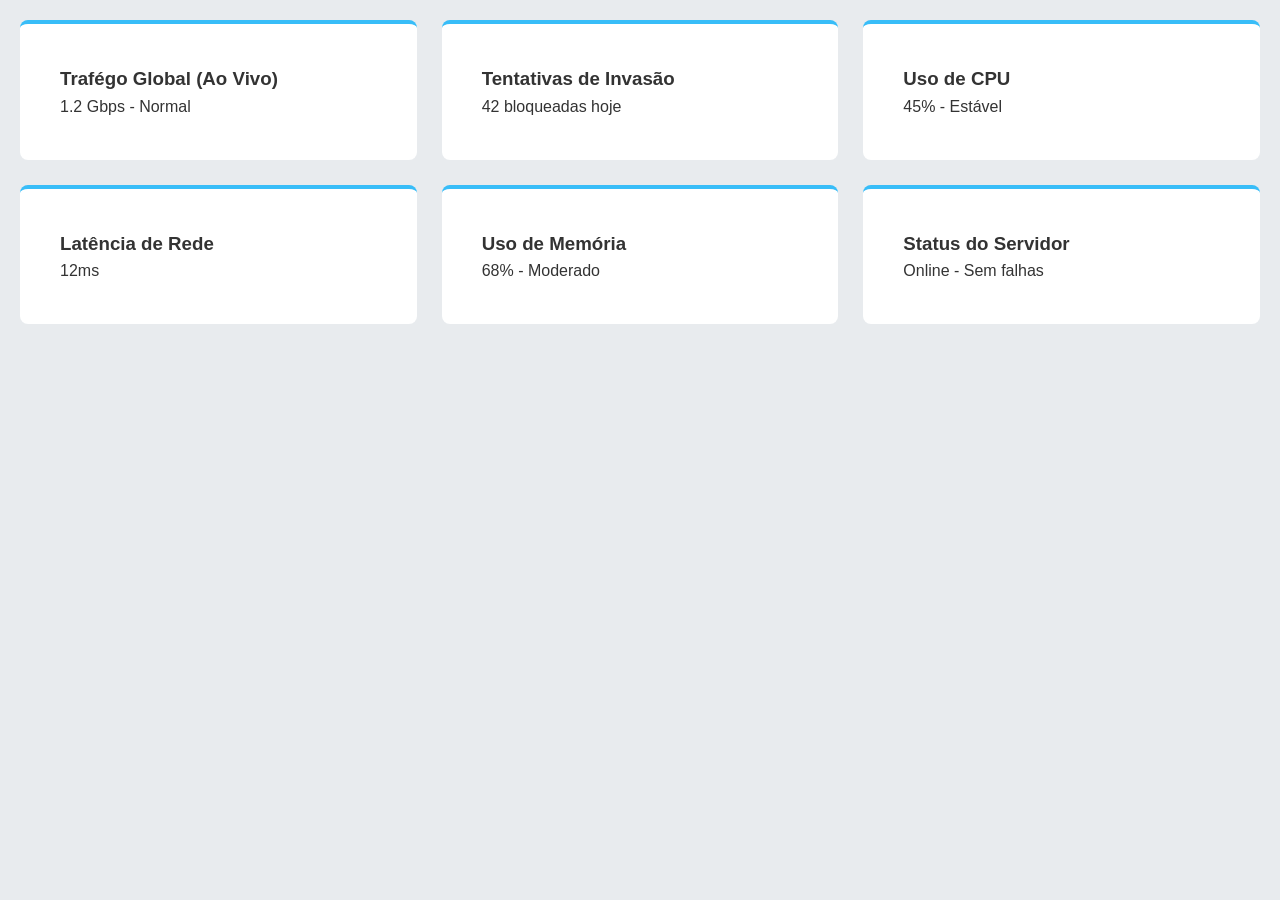
<file: exercicio2.html>
<!DOCTYPE html>
<html lang="pt-BR">
<head>
    <meta charset="UTF-8">
    <meta name="viewport" content="width=device-width, initial-scale=1.0">
    <link rel="stylesheet" href="style2.css">
    <title>Gestão de identidade</title>
</head>
<body>
    <div class="soc-dashboard">
        <div class="card card-destaque">
            <h3>Trafégo Global (Ao Vivo)</h3>
            <p>1.2 Gbps - Normal </p>
        </div>
        <div class=" card ">
            <h3> Tentativas de Invasão </h3>
            <p>42 bloqueadas hoje</p>
        </div>
        <div class=" card ">
            <h3> Uso de CPU</h3>
            <p>45% - Estável</p>
        </div>
        <div class=" card ">
            <h3>Latência de Rede </h3>
            <p> 12ms </p>
        </div>
        <div class=" card ">
            <h3>Uso de Memória </h3>
            <p> 68% - Moderado </p>
        </div>
        <div class=" card ">
            <h3> Status do Servidor </h3>
            <p> Online - Sem falhas </p>
        </div>
     </div>
</body>
</html>
</file>
<file: style2.css>
:root{
    --primary-color: #0f172a;
    --accent-color: #38bdf8;
    --text-color: #333;
    --bg-color: #e8ebee;
}
*{
    margin: 0;
    padding: 0;
    box-sizing: border-box;
}

body{
    font-family: Arial, sans-serif;
    background-color: var(--bg-color);
    color: var(--text-color);
    line-height: 1.6;
}
.card{
    display: flex;
    flex-direction: column;
    justify-content: center;
  
    background-color: #fff;
    padding: 40px;
    border-radius: 8px;
    border-top: 4px solid var(--accent-color);

}
.soc-dashboard{
    display: grid;
    grid-template-columns: 1fr 1fr 1fr;
    gap: 25px;
    padding: 20px;
    max-width: 1500px;
    margin: 0 auto;
}

@media (max-width: 1055px) 
{
    .soc-dashboard{
        grid-template-columns: 1fr 1fr;
    }
    :root{
        --accent-color: #00ff006f;
    }

    
}

@media (max-width: 768px)
{
    .soc-dashboard{
        grid-template-columns: 1fr;
    }
    :root{
        --accent-color: #ff00009c;
        
    }

}
</file>
